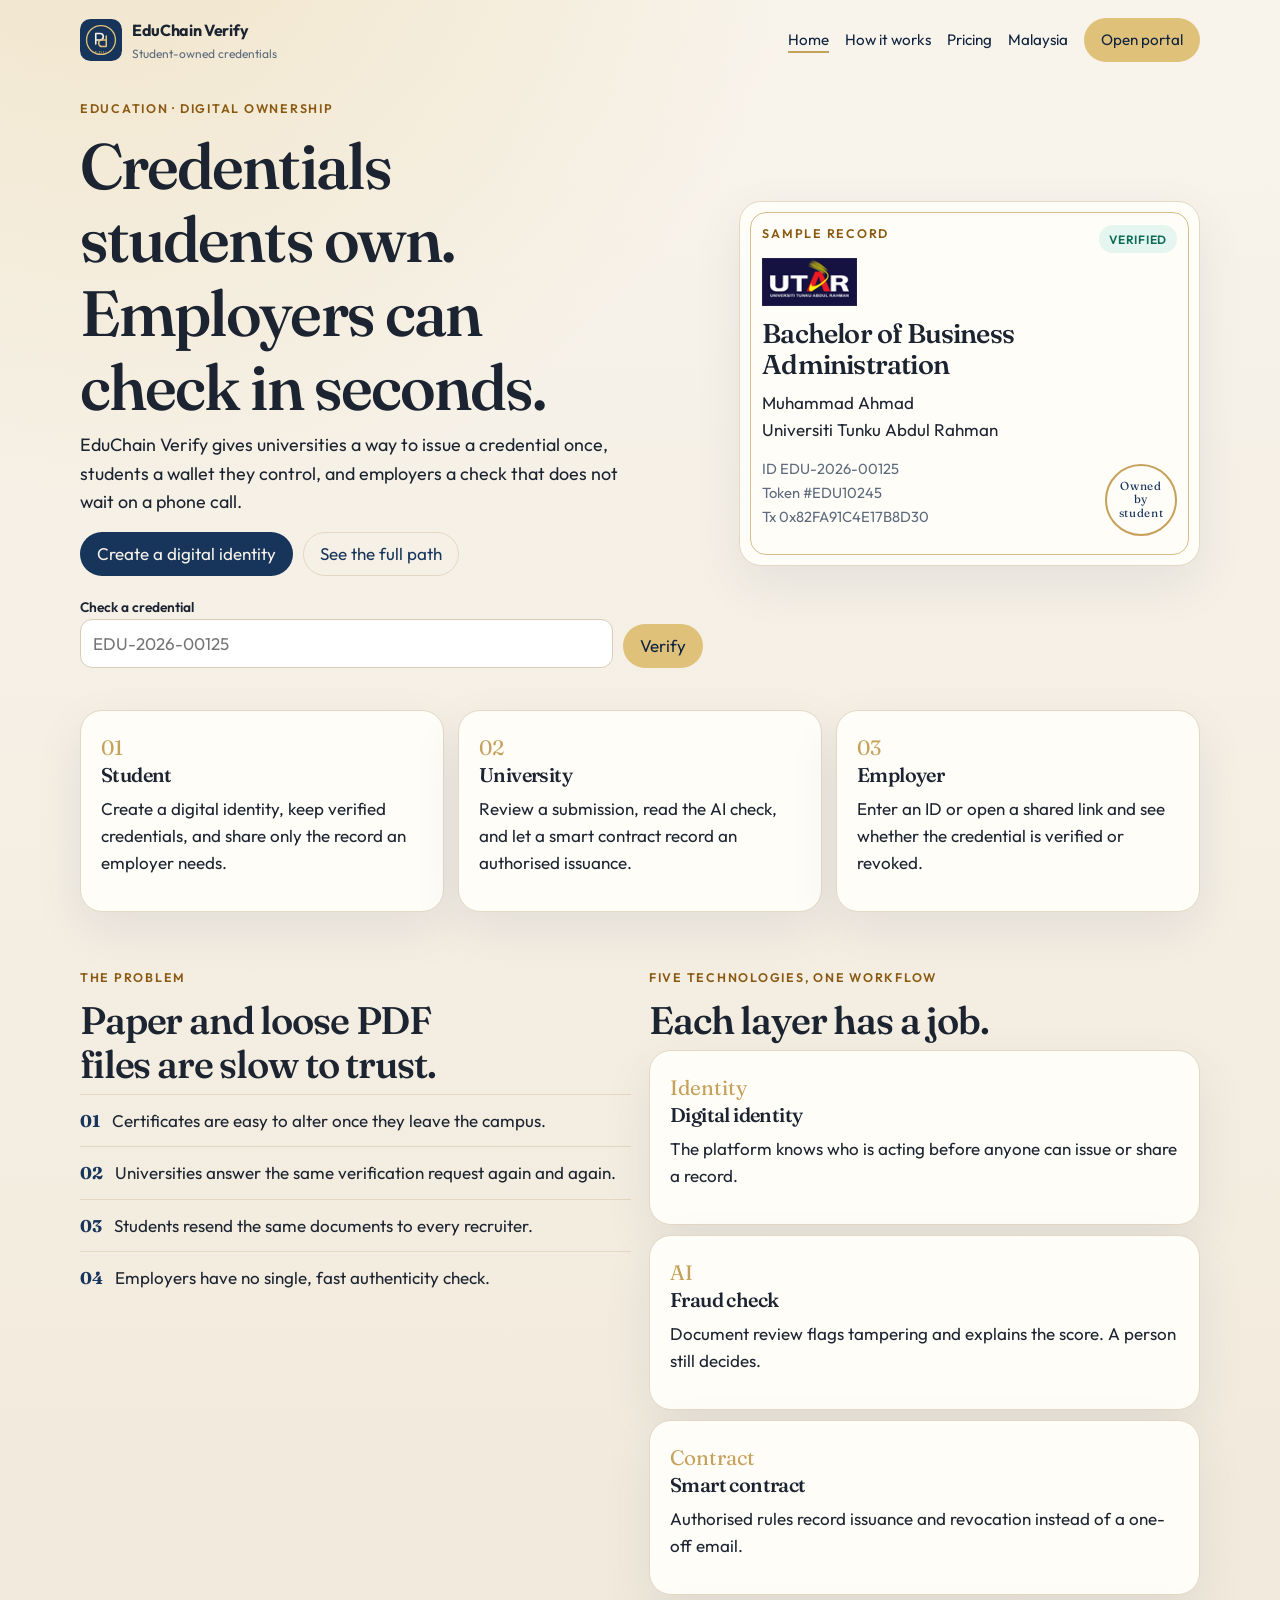
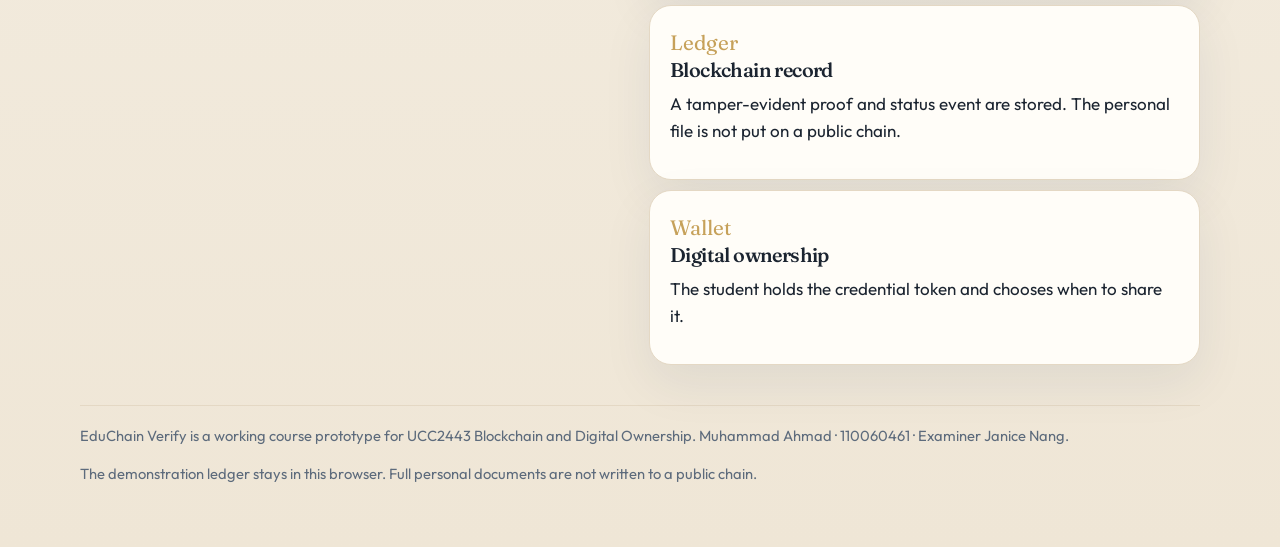
<file: index.html>
<!DOCTYPE html>
<html lang="en">
<head>
  <meta charset="utf-8">
  <meta name="viewport" content="width=device-width, initial-scale=1">
  <title>EduChain Verify</title>
  <link rel="icon" href="assets/logo.svg">
  <link rel="preconnect" href="https://fonts.googleapis.com">
  <link rel="preconnect" href="https://fonts.gstatic.com" crossorigin>
  <link href="https://fonts.googleapis.com/css2?family=Fraunces:opsz,wght@9..144,520;9..144,640&family=Outfit:wght@400;500;600&display=swap" rel="stylesheet">
  <link rel="stylesheet" href="css/styles.css?v=3">
</head>
<body>
  <header class="site-header">
    <a class="brand" href="index.html">
      <img src="assets/logo.svg" alt="" width="42" height="42">
      <span><strong>EduChain Verify</strong><small>Student-owned credentials</small></span>
    </a>
    <nav class="site-nav" aria-label="Primary">
      <a href="index.html" aria-current="page">Home</a>
      <a href="how.html">How it works</a>
      <a href="pricing.html">Pricing</a>
      <a href="malaysia.html">Malaysia</a>
      <a class="btn btn-gold" href="portal.html#login">Open portal</a>
    </nav>
  </header>
  <main class="wrap">
    <section class="hero">
      <div>
        <p class="eyebrow">Education · Digital ownership</p>
        <h1>Credentials students own. Employers can check in seconds.</h1>
        <p class="lede">EduChain Verify gives universities a way to issue a credential once, students a wallet they control, and employers a check that does not wait on a phone call.</p>
        <div class="btn-row">
          <a class="btn btn-navy" href="portal.html#register">Create a digital identity</a>
          <a class="btn btn-ghost" href="how.html">See the full path</a>
        </div>
        <form class="verify-bar" data-verify>
          <div>
            <label for="quick-id">Check a credential</label>
            <input id="quick-id" name="id" placeholder="EDU-2026-00125" required>
          </div>
          <button class="btn btn-gold" type="submit">Verify</button>
        </form>
      </div>
      <article class="credential-card">
        <div class="card-top">
          <p class="eyebrow">Sample record</p>
          <span class="pill verified">Verified</span>
        </div>
        <img class="uni-logo" src="assets/utar-logo.jpg" alt="Universiti Tunku Abdul Rahman" width="107" height="54">
        <h2>Bachelor of Business Administration</h2>
        <p>Muhammad Ahmad<br>Universiti Tunku Abdul Rahman</p>
        <div class="split">
          <p class="meta">ID EDU-2026-00125<br>Token #EDU10245<br>Tx 0x82FA91C4E17B8D30</p>
          <div class="seal">Owned<br>by<br>student</div>
        </div>
      </article>
    </section>
    <section class="band" aria-label="Who it is for">
      <article class="user-card"><span>01</span><h3>Student</h3><p>Create a digital identity, keep verified credentials, and share only the record an employer needs.</p></article>
      <article class="user-card"><span>02</span><h3>University</h3><p>Review a submission, read the AI check, and let a smart contract record an authorised issuance.</p></article>
      <article class="user-card"><span>03</span><h3>Employer</h3><p>Enter an ID or open a shared link and see whether the credential is verified or revoked.</p></article>
    </section>
    <section class="section grid-2">
      <div>
        <p class="eyebrow">The problem</p>
        <h2>Paper and loose PDF files are slow to trust.</h2>
        <ul class="problem-list">
          <li><b>01</b><span>Certificates are easy to alter once they leave the campus.</span></li>
          <li><b>02</b><span>Universities answer the same verification request again and again.</span></li>
          <li><b>03</b><span>Students resend the same documents to every recruiter.</span></li>
          <li><b>04</b><span>Employers have no single, fast authenticity check.</span></li>
        </ul>
      </div>
      <div>
        <p class="eyebrow">Five technologies, one workflow</p>
        <h2>Each layer has a job.</h2>
        <div class="stack">
          <article class="tech-card"><span>Identity</span><h3>Digital identity</h3><p>The platform knows who is acting before anyone can issue or share a record.</p></article>
          <article class="tech-card"><span>AI</span><h3>Fraud check</h3><p>Document review flags tampering and explains the score. A person still decides.</p></article>
          <article class="tech-card"><span>Contract</span><h3>Smart contract</h3><p>Authorised rules record issuance and revocation instead of a one-off email.</p></article>
          <article class="tech-card"><span>Ledger</span><h3>Blockchain record</h3><p>A tamper-evident proof and status event are stored. The personal file is not put on a public chain.</p></article>
          <article class="tech-card"><span>Wallet</span><h3>Digital ownership</h3><p>The student holds the credential token and chooses when to share it.</p></article>
        </div>
      </div>
    </section>
  </main>
  <footer class="site-footer">
    <p>EduChain Verify is a working course prototype for UCC2443 Blockchain and Digital Ownership. Muhammad Ahmad · 110060461 · Examiner Janice Nang.</p>
    <p>The demonstration ledger stays in this browser. Full personal documents are not written to a public chain.</p>
  </footer>
  <script src="js/site.js"></script>
</body>
</html>
</file>
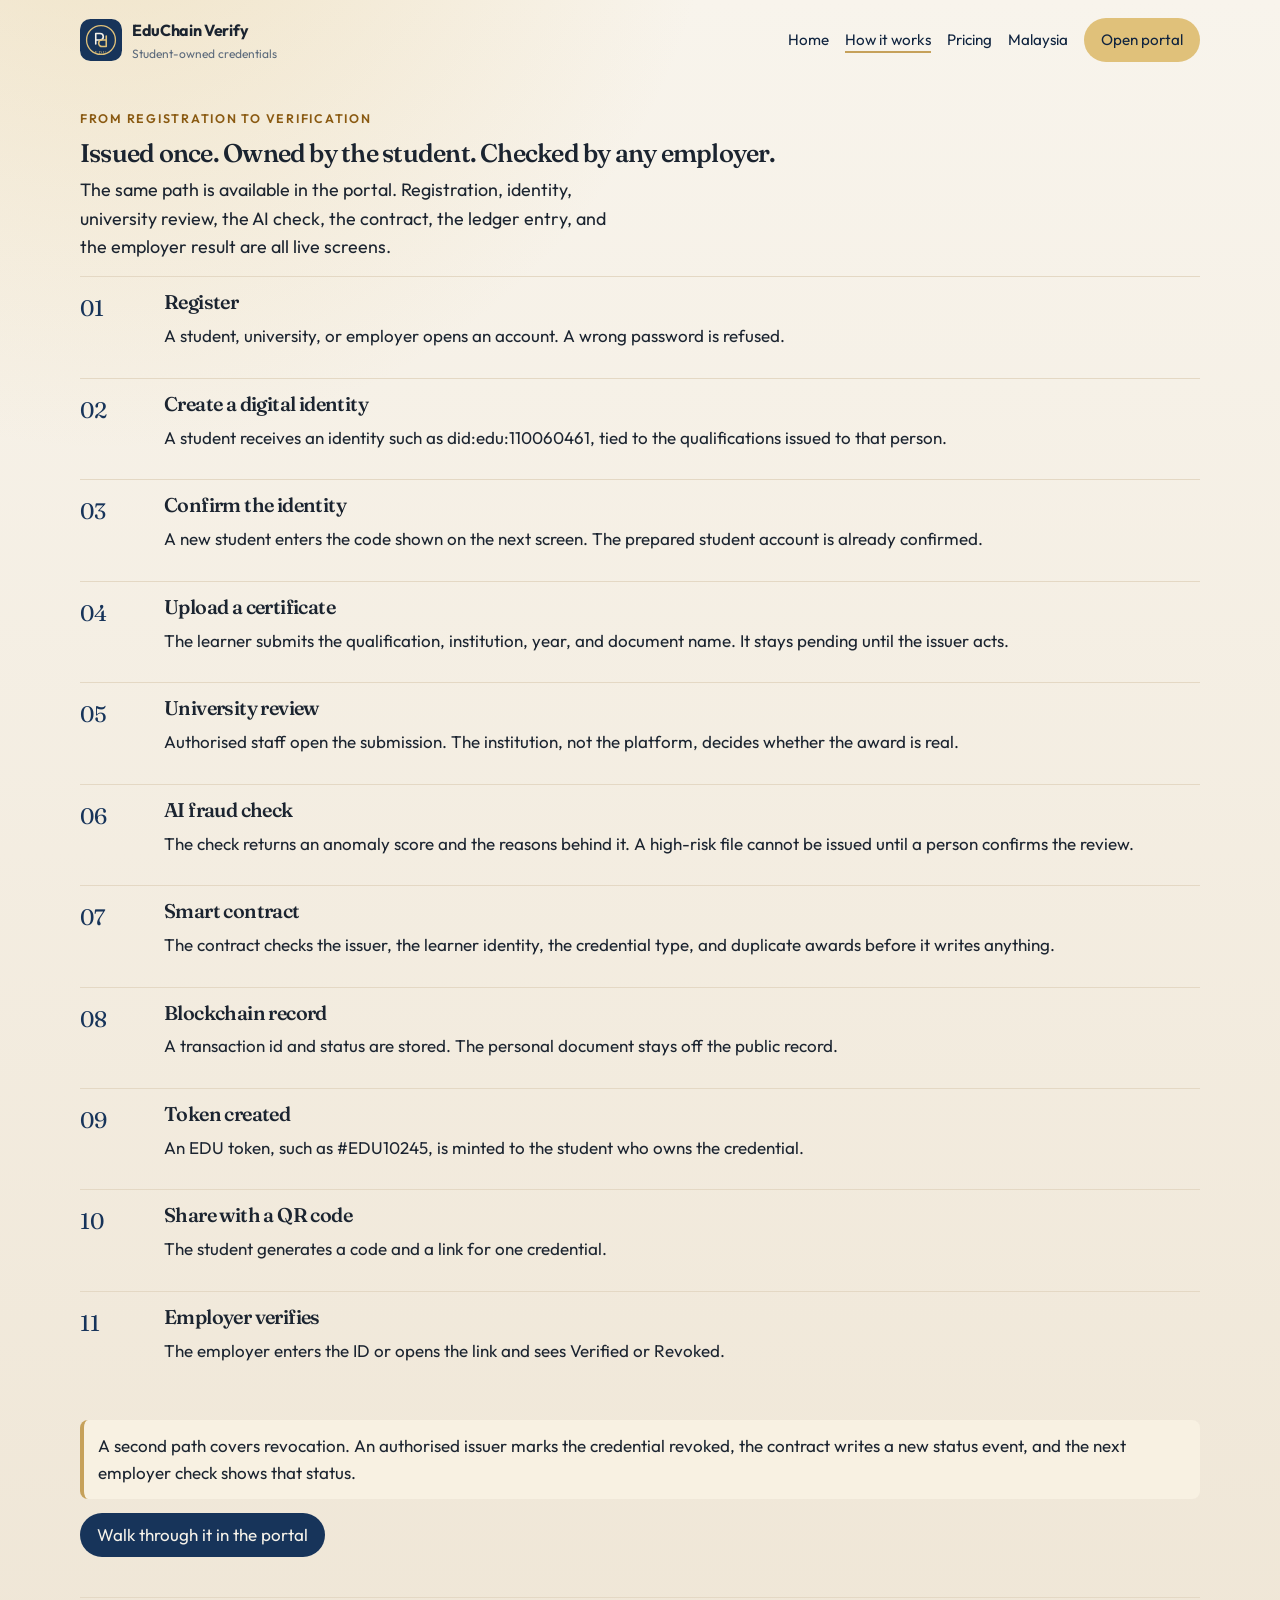
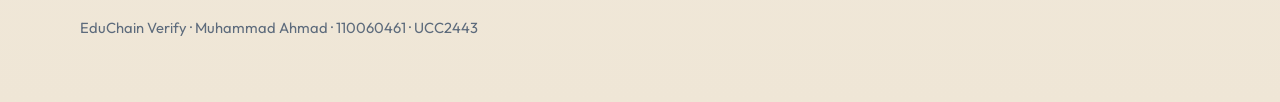
<file: how.html>
<!DOCTYPE html>
<html lang="en">
<head>
  <meta charset="utf-8">
  <meta name="viewport" content="width=device-width, initial-scale=1">
  <title>How it works · EduChain Verify</title>
  <link rel="icon" href="assets/logo.svg">
  <link rel="preconnect" href="https://fonts.googleapis.com">
  <link rel="preconnect" href="https://fonts.gstatic.com" crossorigin>
  <link href="https://fonts.googleapis.com/css2?family=Fraunces:opsz,wght@9..144,520;9..144,640&family=Outfit:wght@400;500;600&display=swap" rel="stylesheet">
  <link rel="stylesheet" href="css/styles.css?v=4">
</head>
<body>
  <header class="site-header">
    <a class="brand" href="index.html">
      <img src="assets/logo.svg" alt="" width="42" height="42">
      <span><strong>EduChain Verify</strong><small>Student-owned credentials</small></span>
    </a>
    <nav class="site-nav" aria-label="Primary">
      <a href="index.html">Home</a>
      <a href="how.html" aria-current="page">How it works</a>
      <a href="pricing.html">Pricing</a>
      <a href="malaysia.html">Malaysia</a>
      <a class="btn btn-gold" href="portal.html#login">Open portal</a>
    </nav>
  </header>
  <main class="wrap">
    <section class="section">
      <p class="eyebrow">From registration to verification</p>
      <h1>Issued once. Owned by the student. Checked by any employer.</h1>
      <p class="lede">The same path is available in the portal. Registration, identity, university review, the AI check, the contract, the ledger entry, and the employer result are all live screens.</p>
      <div class="steps">
        <a class="step" href="portal.html#register"><em>01</em><div><h3>Register</h3><p>A student, university, or employer opens an account. A wrong password is refused.</p></div></a>
        <a class="step" href="portal.html#register"><em>02</em><div><h3>Create a digital identity</h3><p>A student receives an identity such as did:edu:110060461, tied to the qualifications issued to that person.</p></div></a>
        <a class="step" href="portal.html#confirm"><em>03</em><div><h3>Confirm the identity</h3><p>A new student enters the code shown on the next screen. The prepared student account is already confirmed.</p></div></a>
        <a class="step" href="portal.html#student/new"><em>04</em><div><h3>Upload a certificate</h3><p>The learner submits the qualification, institution, year, and document name. It stays pending until the issuer acts.</p></div></a>
        <a class="step" href="portal.html#university"><em>05</em><div><h3>University review</h3><p>Authorised staff open the submission. The institution, not the platform, decides whether the award is real.</p></div></a>
        <a class="step" href="portal.html#university/review/EDU-2026-00188"><em>06</em><div><h3>AI fraud check</h3><p>The check returns an anomaly score and the reasons behind it. A high-risk file cannot be issued until a person confirms the review.</p></div></a>
        <a class="step" href="portal.html#university/review/EDU-2026-00188"><em>07</em><div><h3>Smart contract</h3><p>The contract checks the issuer, the learner identity, the credential type, and duplicate awards before it writes anything.</p></div></a>
        <a class="step" href="portal.html#student/credential/EDU-2026-00125"><em>08</em><div><h3>Blockchain record</h3><p>A transaction id and status are stored. The personal document stays off the public record.</p></div></a>
        <a class="step" href="portal.html#student/credential/EDU-2026-00125"><em>09</em><div><h3>Token created</h3><p>An EDU token, such as #EDU10245, is minted to the student who owns the credential.</p></div></a>
        <a class="step" href="portal.html#student/share/EDU-2026-00125"><em>10</em><div><h3>Share with a QR code</h3><p>The student generates a code and a link for one credential.</p></div></a>
        <a class="step" href="portal.html#verify/EDU-2026-00125"><em>11</em><div><h3>Employer verifies</h3><p>The employer enters the ID or opens the link and sees Verified or Revoked.</p></div></a>
      </div>
      <p class="note">A second path covers revocation. An authorised issuer marks the credential revoked, the contract writes a new status event, and the next employer check shows that status.</p>
      <div class="btn-row">
        <a class="btn btn-navy" href="portal.html#login">Walk through it in the portal</a>
      </div>
    </section>
  </main>
  <footer class="site-footer">
    <p>EduChain Verify · Muhammad Ahmad · 110060461 · UCC2443</p>
  </footer>
  <script src="js/site.js"></script>
</body>
</html>
</file>
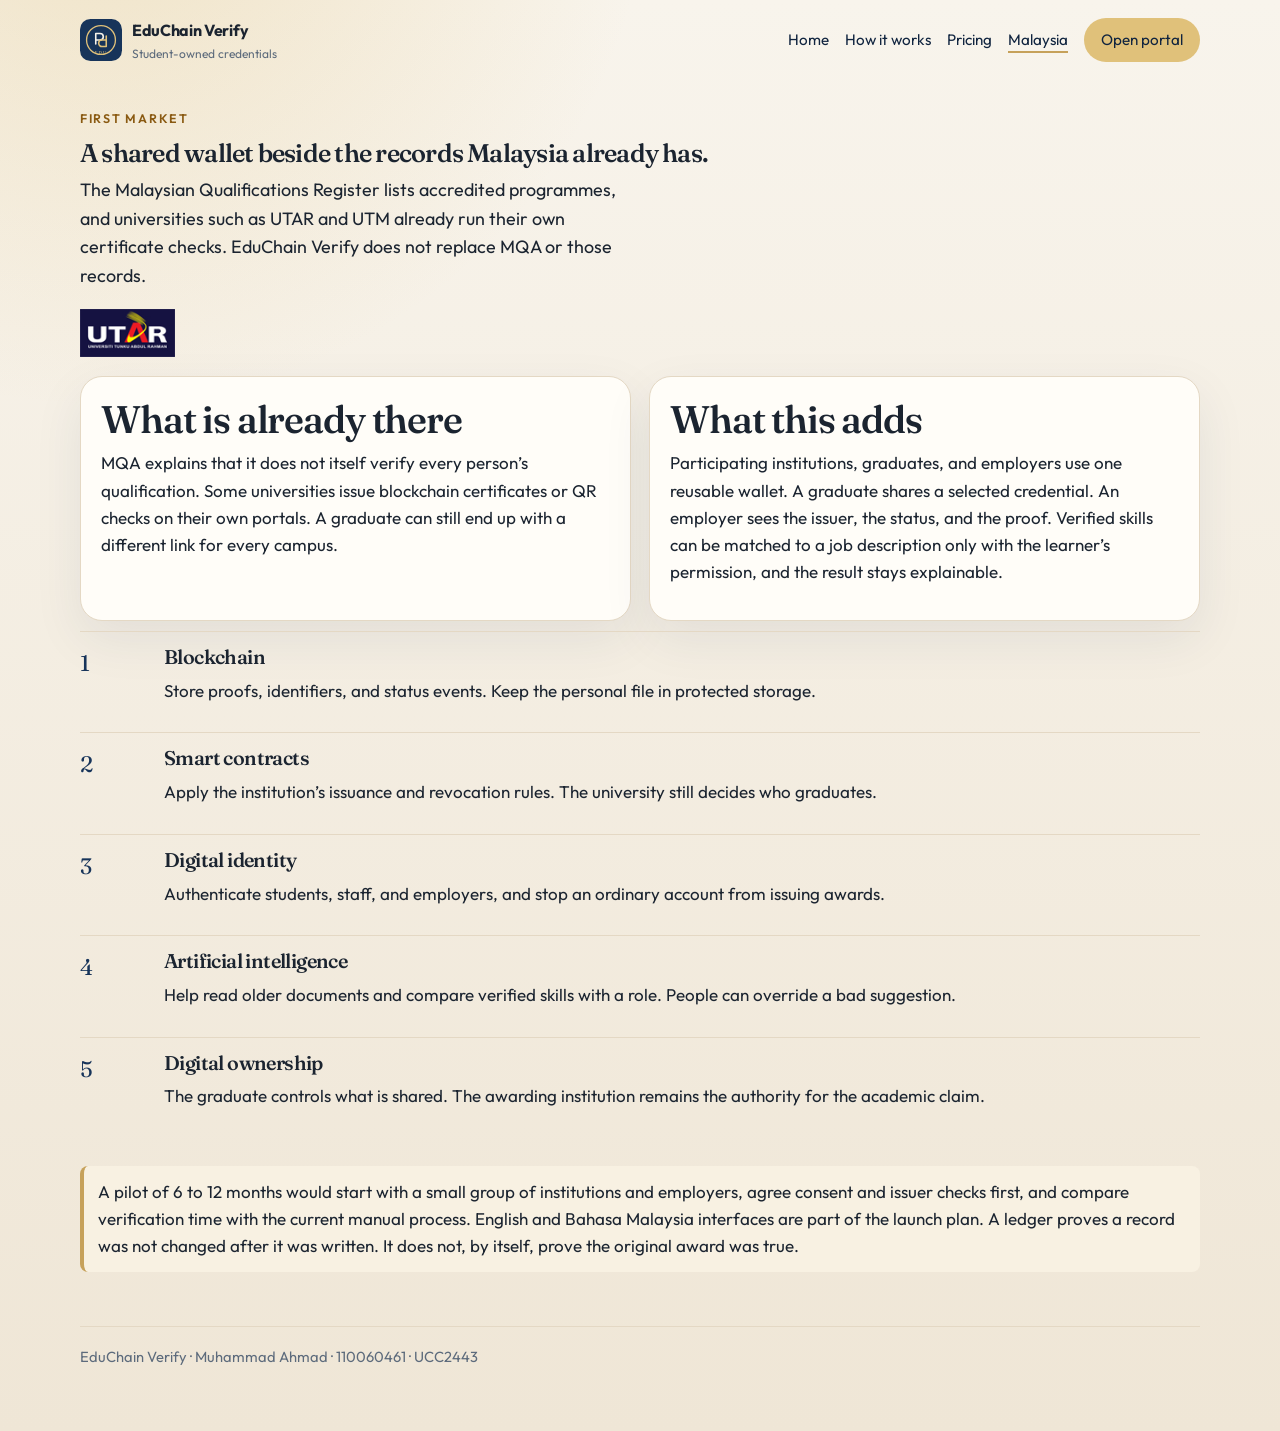
<file: malaysia.html>
<!DOCTYPE html>
<html lang="en">
<head>
  <meta charset="utf-8">
  <meta name="viewport" content="width=device-width, initial-scale=1">
  <title>Malaysia · EduChain Verify</title>
  <link rel="icon" href="assets/logo.svg">
  <link rel="preconnect" href="https://fonts.googleapis.com">
  <link rel="preconnect" href="https://fonts.gstatic.com" crossorigin>
  <link href="https://fonts.googleapis.com/css2?family=Fraunces:opsz,wght@9..144,520;9..144,640&family=Outfit:wght@400;500;600&display=swap" rel="stylesheet">
  <link rel="stylesheet" href="css/styles.css?v=3">
</head>
<body>
  <header class="site-header">
    <a class="brand" href="index.html">
      <img src="assets/logo.svg" alt="" width="42" height="42">
      <span><strong>EduChain Verify</strong><small>Student-owned credentials</small></span>
    </a>
    <nav class="site-nav" aria-label="Primary">
      <a href="index.html">Home</a>
      <a href="how.html">How it works</a>
      <a href="pricing.html">Pricing</a>
      <a href="malaysia.html" aria-current="page">Malaysia</a>
      <a class="btn btn-gold" href="portal.html#login">Open portal</a>
    </nav>
  </header>
  <main class="wrap">
    <section class="section">
      <p class="eyebrow">First market</p>
      <h1>A shared wallet beside the records Malaysia already has.</h1>
      <p class="lede">The Malaysian Qualifications Register lists accredited programmes, and universities such as UTAR and UTM already run their own certificate checks. EduChain Verify does not replace MQA or those records.</p>
      <a class="uni-link" href="https://www.utar.edu.my/"><img class="uni-logo" src="assets/utar-logo.jpg" alt="Universiti Tunku Abdul Rahman" width="107" height="54"></a>
      <div class="grid-2">
        <article class="panel">
          <h2>What is already there</h2>
          <p>MQA explains that it does not itself verify every person’s qualification. Some universities issue blockchain certificates or QR checks on their own portals. A graduate can still end up with a different link for every campus.</p>
        </article>
        <article class="panel">
          <h2>What this adds</h2>
          <p>Participating institutions, graduates, and employers use one reusable wallet. A graduate shares a selected credential. An employer sees the issuer, the status, and the proof. Verified skills can be matched to a job description only with the learner’s permission, and the result stays explainable.</p>
        </article>
      </div>
      <div class="steps">
        <article class="step"><em>1</em><div><h3>Blockchain</h3><p>Store proofs, identifiers, and status events. Keep the personal file in protected storage.</p></div></article>
        <article class="step"><em>2</em><div><h3>Smart contracts</h3><p>Apply the institution’s issuance and revocation rules. The university still decides who graduates.</p></div></article>
        <article class="step"><em>3</em><div><h3>Digital identity</h3><p>Authenticate students, staff, and employers, and stop an ordinary account from issuing awards.</p></div></article>
        <article class="step"><em>4</em><div><h3>Artificial intelligence</h3><p>Help read older documents and compare verified skills with a role. People can override a bad suggestion.</p></div></article>
        <article class="step"><em>5</em><div><h3>Digital ownership</h3><p>The graduate controls what is shared. The awarding institution remains the authority for the academic claim.</p></div></article>
      </div>
      <p class="note">A pilot of 6 to 12 months would start with a small group of institutions and employers, agree consent and issuer checks first, and compare verification time with the current manual process. English and Bahasa Malaysia interfaces are part of the launch plan. A ledger proves a record was not changed after it was written. It does not, by itself, prove the original award was true.</p>
    </section>
  </main>
  <footer class="site-footer">
    <p>EduChain Verify · Muhammad Ahmad · 110060461 · UCC2443</p>
  </footer>
  <script src="js/site.js"></script>
</body>
</html>
</file>
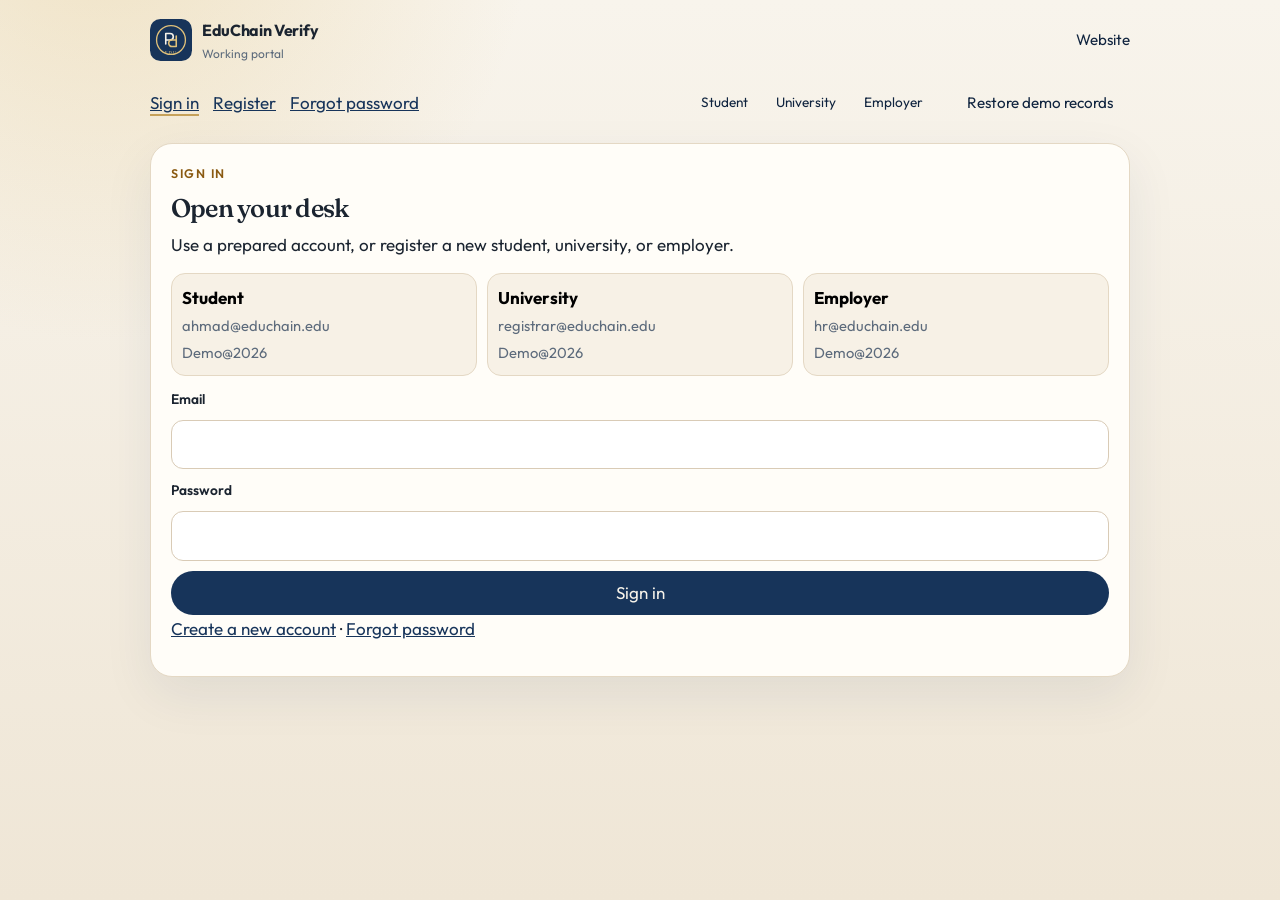
<file: portal.html>
<!DOCTYPE html>
<html lang="en">
<head>
  <meta charset="utf-8">
  <meta name="viewport" content="width=device-width, initial-scale=1">
  <title>Portal · EduChain Verify</title>
  <link rel="icon" href="assets/logo.svg">
  <link rel="preconnect" href="https://fonts.googleapis.com">
  <link rel="preconnect" href="https://fonts.gstatic.com" crossorigin>
  <link href="https://fonts.googleapis.com/css2?family=Fraunces:opsz,wght@9..144,520;9..144,640&family=Outfit:wght@400;500;600&display=swap" rel="stylesheet">
  <link rel="stylesheet" href="css/styles.css?v=5">
</head>
<body>
  <div id="app" class="app-shell"></div>
  <noscript><p class="wrap">The EduChain Verify portal needs JavaScript so registration, issuance, and verification can run in this browser.</p></noscript>
  <script src="js/qrcode.min.js?v=2"></script>
  <script src="js/store.js?v=4"></script>
  <script src="js/portal.js?v=5"></script>
</body>
</html>
</file>
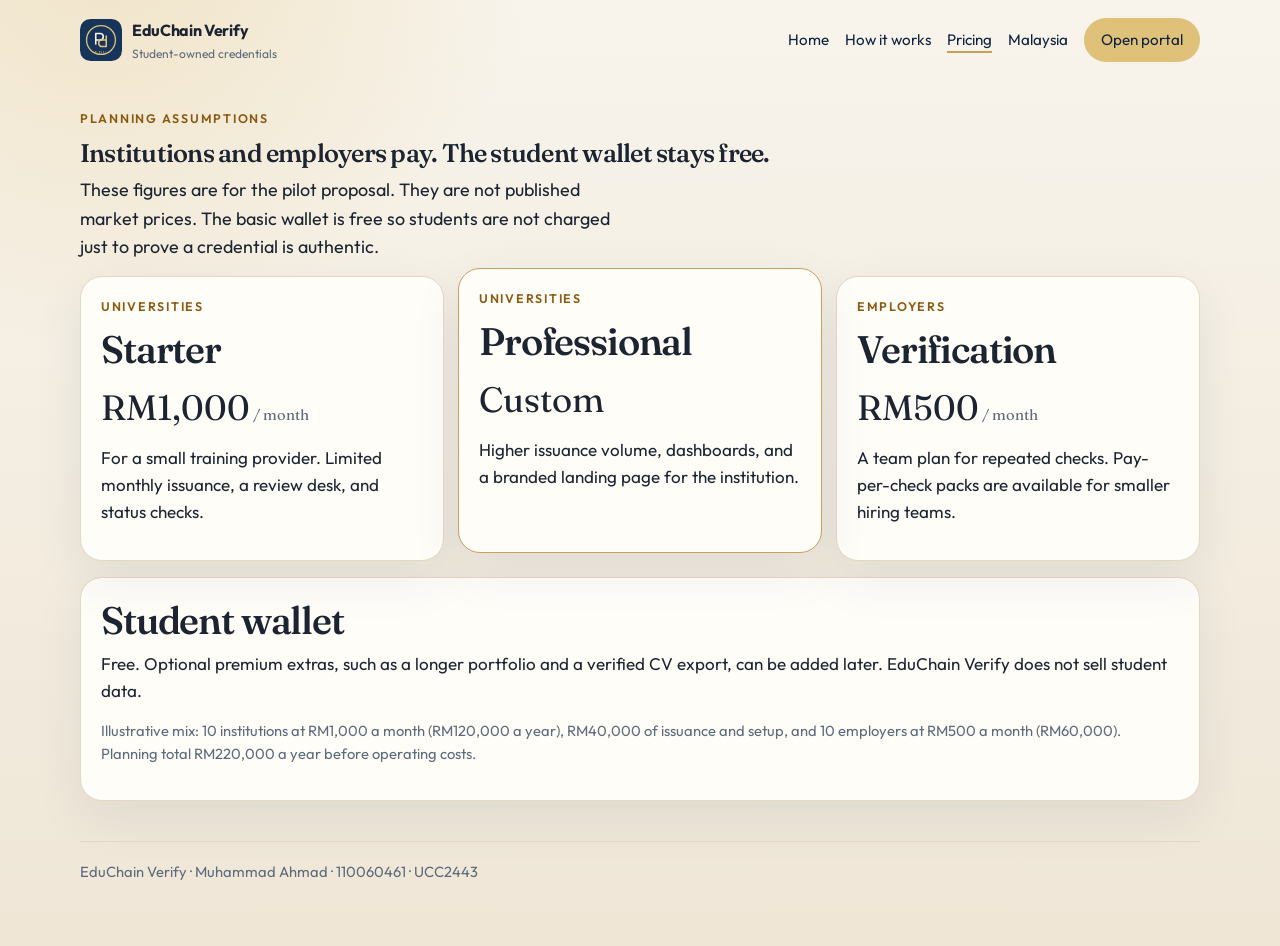
<file: pricing.html>
<!DOCTYPE html>
<html lang="en">
<head>
  <meta charset="utf-8">
  <meta name="viewport" content="width=device-width, initial-scale=1">
  <title>Pricing · EduChain Verify</title>
  <link rel="icon" href="assets/logo.svg">
  <link rel="preconnect" href="https://fonts.googleapis.com">
  <link rel="preconnect" href="https://fonts.gstatic.com" crossorigin>
  <link href="https://fonts.googleapis.com/css2?family=Fraunces:opsz,wght@9..144,520;9..144,640&family=Outfit:wght@400;500;600&display=swap" rel="stylesheet">
  <link rel="stylesheet" href="css/styles.css?v=3">
</head>
<body>
  <header class="site-header">
    <a class="brand" href="index.html">
      <img src="assets/logo.svg" alt="" width="42" height="42">
      <span><strong>EduChain Verify</strong><small>Student-owned credentials</small></span>
    </a>
    <nav class="site-nav" aria-label="Primary">
      <a href="index.html">Home</a>
      <a href="how.html">How it works</a>
      <a href="pricing.html" aria-current="page">Pricing</a>
      <a href="malaysia.html">Malaysia</a>
      <a class="btn btn-gold" href="portal.html#login">Open portal</a>
    </nav>
  </header>
  <main class="wrap">
    <section class="section">
      <p class="eyebrow">Planning assumptions</p>
      <h1>Institutions and employers pay. The student wallet stays free.</h1>
      <p class="lede">These figures are for the pilot proposal. They are not published market prices. The basic wallet is free so students are not charged just to prove a credential is authentic.</p>
      <div class="grid-3">
        <article class="price-card">
          <p class="eyebrow">Universities</p>
          <h2>Starter</h2>
          <p class="price">RM1,000<span class="meta"> / month</span></p>
          <p>For a small training provider. Limited monthly issuance, a review desk, and status checks.</p>
        </article>
        <article class="price-card featured">
          <p class="eyebrow">Universities</p>
          <h2>Professional</h2>
          <p class="price">Custom</p>
          <p>Higher issuance volume, dashboards, and a branded landing page for the institution.</p>
        </article>
        <article class="price-card">
          <p class="eyebrow">Employers</p>
          <h2>Verification</h2>
          <p class="price">RM500<span class="meta"> / month</span></p>
          <p>A team plan for repeated checks. Pay-per-check packs are available for smaller hiring teams.</p>
        </article>
      </div>
      <article class="panel" style="margin-top:16px">
        <h2>Student wallet</h2>
        <p>Free. Optional premium extras, such as a longer portfolio and a verified CV export, can be added later. EduChain Verify does not sell student data.</p>
        <p class="meta">Illustrative mix: 10 institutions at RM1,000 a month (RM120,000 a year), RM40,000 of issuance and setup, and 10 employers at RM500 a month (RM60,000). Planning total RM220,000 a year before operating costs.</p>
      </article>
    </section>
  </main>
  <footer class="site-footer">
    <p>EduChain Verify · Muhammad Ahmad · 110060461 · UCC2443</p>
  </footer>
  <script src="js/site.js"></script>
</body>
</html>
</file>
<file: css/styles.css>
:root {
  --ink: #1b2430;
  --navy: #17345a;
  --navy-deep: #10243f;
  --gold: #c6a15a;
  --gold-bright: #e0c17a;
  --paper: #f4efe4;
  --card: #fffdf8;
  --line: #e4d8c4;
  --verified: #0e6b57;
  --pending: #8a5a12;
  --revoked: #8e2f2f;
  --rejected: #5c6570;
  --shadow: 0 18px 50px rgba(23, 52, 90, 0.08);
  --serif: Fraunces, Palatino, "Palatino Linotype", serif;
  --sans: Outfit, "Segoe UI", sans-serif;
}

* { box-sizing: border-box; }
html { scroll-behavior: smooth; }
body {
  margin: 0;
  color: var(--ink);
  font-family: var(--sans);
  font-size: 17px;
  line-height: 1.6;
  background:
    radial-gradient(circle at 8% -10%, rgba(224, 193, 122, 0.35), transparent 28%),
    linear-gradient(180deg, #f8f4ec 0%, #efe6d6 100%);
  min-height: 100vh;
}
img { max-width: 100%; }
a { color: var(--navy); }
h1, h2, h3, h4 {
  font-family: var(--serif);
  font-weight: 560;
  letter-spacing: -0.03em;
  line-height: 1.15;
  margin: 0 0 0.5rem;
}
p { margin: 0 0 0.9rem; }
.wrap { width: min(1120px, calc(100% - 32px)); margin: 0 auto; }

.site-header, .app-bar {
  display: flex;
  align-items: center;
  justify-content: space-between;
  gap: 18px;
  width: min(1120px, calc(100% - 32px));
  margin: 0 auto;
  padding: 18px 0;
}
.brand {
  display: flex;
  align-items: center;
  gap: 10px;
  color: inherit;
  text-decoration: none;
}
.brand strong { display: block; font-size: 1rem; letter-spacing: -0.02em; }
.brand small { display: block; color: #5d6b7c; font-size: 0.75rem; }
.site-nav, .app-links { display: flex; align-items: center; gap: 8px 16px; flex-wrap: wrap; }
.site-nav a, .app-links a, .app-links button {
  color: var(--navy-deep);
  text-decoration: none;
  font-size: 0.95rem;
}
.site-nav a[aria-current="page"] { box-shadow: inset 0 -2px 0 var(--gold); }

.btn, button, input, select {
  font: inherit;
}
.btn, button.btn {
  display: inline-flex;
  align-items: center;
  justify-content: center;
  min-height: 44px;
  padding: 0 16px;
  border-radius: 999px;
  border: 1px solid transparent;
  text-decoration: none;
  cursor: pointer;
}
.btn-gold { background: var(--gold-bright); color: var(--navy-deep); }
.btn-navy { background: var(--navy); color: #f7f3ea; }
.btn-ghost { background: transparent; border-color: var(--line); color: var(--navy); }
.btn-danger { background: #f8e8e4; color: var(--revoked); border-color: #efcfc8; }
.btn-row { display: flex; flex-wrap: wrap; gap: 10px; margin-top: 14px; }

.hero { display: grid; grid-template-columns: 1.15fr 0.85fr; gap: 36px; align-items: center; padding: 18px 0 42px; }
.eyebrow {
  color: var(--pending);
  font-size: 0.78rem;
  font-weight: 600;
  letter-spacing: 0.14em;
  text-transform: uppercase;
  margin-bottom: 10px;
}
.hero h1 { font-size: clamp(2.4rem, 5vw, 4.4rem); max-width: 12ch; }
.lede { font-size: 1.12rem; max-width: 46ch; }
.credential-card, .panel, .price-card, .user-card, .tech-card {
  background: var(--card);
  border: 1px solid var(--line);
  border-radius: 22px;
  box-shadow: var(--shadow);
}
.credential-card { padding: 22px; position: relative; overflow: hidden; }
.credential-card:before {
  content: "";
  position: absolute;
  inset: 10px;
  border: 1px solid rgba(198, 161, 90, 0.7);
  border-radius: 16px;
  pointer-events: none;
}
.card-top, .split, .identity-head, .kv, .check-row, .price-head {
  display: flex;
  justify-content: space-between;
  gap: 12px;
  align-items: center;
}
.credential-card h2 { font-size: 1.7rem; position: relative; }
.meta { color: #5d6b7c; font-size: 0.92rem; }
.seal {
  width: 72px;
  height: 72px;
  flex: 0 0 72px;
  border-radius: 50%;
  border: 2px solid var(--gold);
  display: grid;
  place-items: center;
  color: var(--navy);
  font-family: var(--serif);
  font-size: 0.72rem;
  letter-spacing: 0.06em;
  text-align: center;
  line-height: 1.15;
}
.identity-card .seal {
  width: 86px;
  height: 86px;
  flex-basis: 86px;
  color: #e0c17a;
  border-color: #e0c17a;
  background: rgba(224, 193, 122, 0.08);
}
.pill {
  display: inline-flex;
  align-items: center;
  min-height: 28px;
  padding: 0 10px;
  border-radius: 999px;
  font-size: 0.75rem;
  font-weight: 600;
  letter-spacing: 0.06em;
  text-transform: uppercase;
}
.verified, .status-verified { background: #e5f5f0; color: var(--verified); }
.pending, .status-pending { background: #f8efdc; color: var(--pending); }
.revoked, .status-revoked { background: #fbeceb; color: var(--revoked); }
.rejected, .status-rejected { background: #eef1f4; color: var(--rejected); }

.band { display: grid; grid-template-columns: repeat(3, 1fr); gap: 14px; margin-bottom: 28px; }
.user-card, .tech-card, .price-card, .panel { padding: 20px; }
.user-card span, .tech-card span { color: var(--gold); font-family: var(--serif); font-size: 1.3rem; }
.section { padding: 28px 0 10px; }
.section h2 { font-size: clamp(2rem, 3vw, 3rem); max-width: 16ch; }
.grid-2 { display: grid; grid-template-columns: 1fr 1fr; gap: 18px; }
.grid-3 { display: grid; grid-template-columns: repeat(3, 1fr); gap: 14px; }
.problem-list { list-style: none; padding: 0; margin: 0; }
.problem-list li {
  display: grid;
  grid-template-columns: auto 1fr;
  gap: 12px;
  padding: 12px 0;
  border-top: 1px solid var(--line);
}
.problem-list b { color: var(--navy); font-family: var(--serif); }

.verify-bar, .form-grid, .stack { display: grid; gap: 10px; }
.verify-bar { grid-template-columns: 1fr auto; align-items: end; margin-top: 16px; }
label { font-size: 0.86rem; font-weight: 600; }
input, select {
  width: 100%;
  min-height: 46px;
  border: 1px solid #d9cbb6;
  background: #fff;
  border-radius: 12px;
  padding: 10px 12px;
}
textarea {
  width: 100%;
  min-height: 90px;
  border: 1px solid #d9cbb6;
  border-radius: 12px;
  padding: 10px 12px;
  font: inherit;
}
input:focus, select:focus, textarea:focus, button:focus-visible, a:focus-visible {
  outline: 3px solid rgba(198, 161, 90, 0.55);
  outline-offset: 2px;
}
.steps { display: grid; gap: 0; margin: 10px 0 28px; }
.step {
  display: grid;
  grid-template-columns: 72px 1fr;
  gap: 12px;
  padding: 14px 0;
  border-top: 1px solid var(--line);
}
a.step { color: inherit; text-decoration: none; }
a.step:hover h3 { text-decoration: underline; }
.step em {
  font-family: var(--serif);
  font-style: normal;
  font-size: 1.4rem;
  color: var(--navy);
}
.app-bar { flex-direction: column; align-items: stretch; }
.app-top, .app-bottom { display: flex; align-items: center; justify-content: space-between; gap: 12px 18px; flex-wrap: wrap; }
.app-nav { display: flex; flex-wrap: wrap; align-items: center; gap: 8px 14px; }
.app-nav a[aria-current="page"] { box-shadow: inset 0 -2px 0 var(--gold); }
.demo-switch { display: inline-flex; flex-wrap: wrap; gap: 6px; }
.demo-switch .btn { min-height: 36px; padding: 0 10px; font-size: 0.85rem; }
.uni-logo-bar { height: 36px; width: auto; display: block; margin: 0; }
.price-card.featured { border-color: var(--gold); transform: translateY(-8px); }
.price { font-family: var(--serif); font-size: 2.2rem; margin: 8px 0; }
.note {
  background: #f8f1e2;
  border-left: 4px solid var(--gold);
  padding: 12px 14px;
  border-radius: 8px;
}
.site-footer {
  width: min(1120px, calc(100% - 32px));
  margin: 30px auto 20px;
  padding: 18px 0 28px;
  color: #5d6b7c;
  border-top: 1px solid var(--line);
  font-size: 0.92rem;
}

.app-shell { width: min(980px, calc(100% - 32px)); margin: 0 auto 40px; }
.app-shell .app-bar { width: 100%; padding-left: 0; padding-right: 0; }
.alert { padding: 12px 14px; border-radius: 12px; margin-bottom: 14px; }
.alert-error { background: #fbeceb; color: var(--revoked); }
.alert-ok { background: #e5f5f0; color: var(--verified); }
.demo-grid { display: grid; grid-template-columns: repeat(3, 1fr); gap: 10px; margin: 12px 0; }
.demo-grid button {
  text-align: left;
  background: #f7f1e6;
  border: 1px solid var(--line);
  border-radius: 14px;
  padding: 10px;
  cursor: pointer;
}
.identity-card {
  background: var(--navy);
  color: #f7f3ea;
  border-radius: 22px;
  padding: 20px;
  margin-bottom: 16px;
}
.identity-card .meta { color: #d5deea; }
.cred-list { display: grid; gap: 12px; }
.cred-item {
  display: grid;
  grid-template-columns: 1fr auto;
  gap: 12px;
  align-items: center;
  padding: 14px;
  border: 1px solid var(--line);
  border-radius: 16px;
  background: #fff;
  text-decoration: none;
  color: inherit;
}
.kv { align-items: flex-start; padding: 8px 0; border-top: 1px solid var(--line); }
.kv span { color: #5d6b7c; }
.chips { display: flex; flex-wrap: wrap; gap: 6px; }
.chips span { background: #f3ecdf; border-radius: 999px; padding: 4px 10px; font-size: 0.85rem; }
.qr-box { width: 200px; min-height: 200px; background: white; padding: 10px; border-radius: 16px; border: 1px solid var(--line); }
.qr-box img, .qr-box canvas { width: 180px !important; height: 180px !important; }
.score {
  font-family: var(--serif);
  font-size: 3rem;
  line-height: 1;
}
.rules { list-style: none; padding: 0; margin: 0; }
.rules li { padding: 8px 0; border-top: 1px solid var(--line); }
.pass { color: var(--verified); }
.fail { color: var(--revoked); }
.two-col { display: grid; grid-template-columns: 1.1fr 0.9fr; gap: 16px; }
.event { font-size: 0.92rem; color: #3e4a59; }
.uni-logo {
  display: block;
  height: 48px;
  width: auto;
  margin: 4px 0 12px;
  position: relative;
}
.uni-link { display: inline-block; line-height: 0; }

@media (max-width: 860px) {
  .hero, .grid-2, .grid-3, .band, .two-col, .demo-grid, .verify-bar { grid-template-columns: 1fr; }
  .price-card.featured { transform: none; }
  .site-header, .app-bar { align-items: flex-start; flex-direction: column; }
  .hero h1 { max-width: none; }
}
</file>
